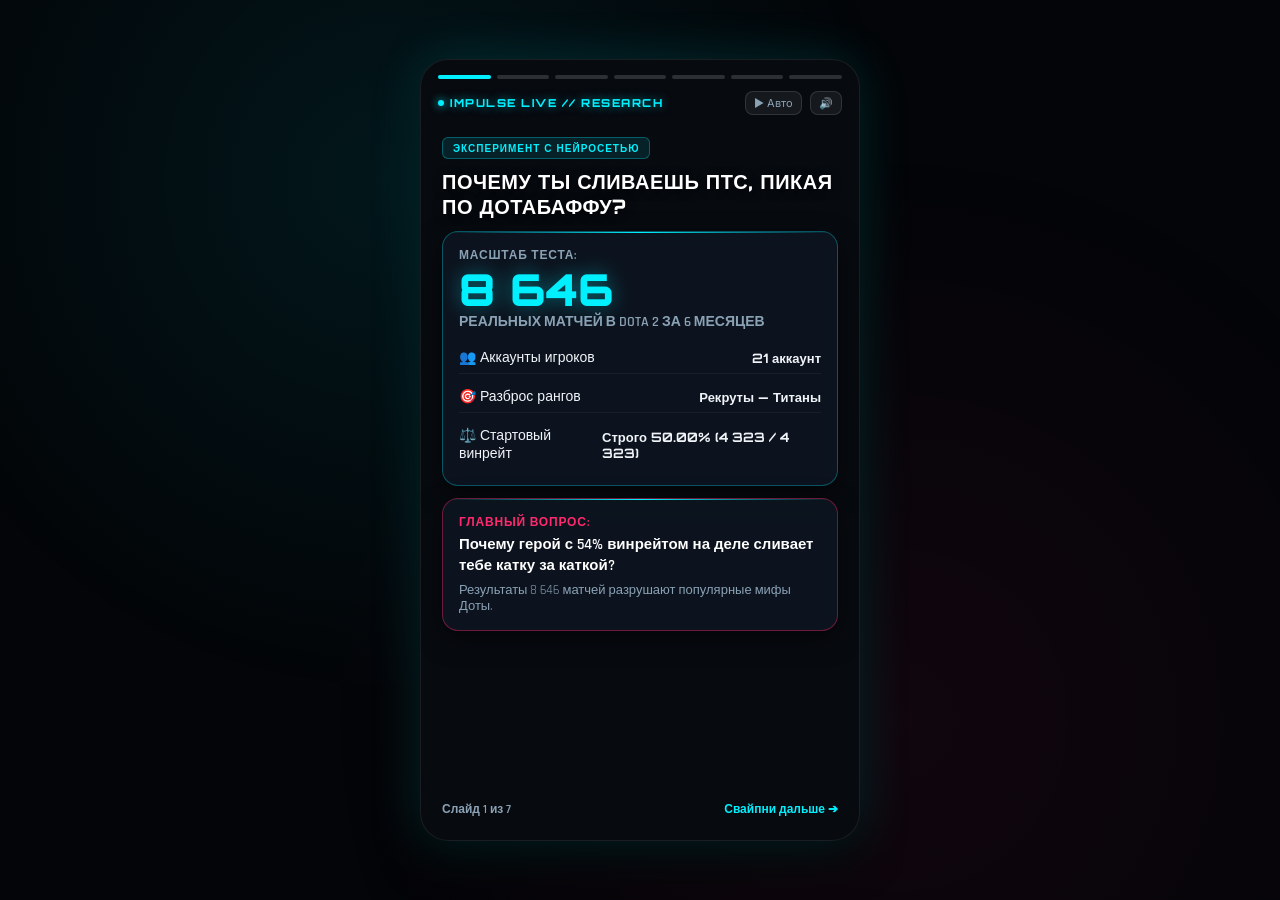
<file: IMPulseLive_Source/templates/tiktok.html>
<!DOCTYPE html>
<html lang="ru">
<head>
    <meta charset="UTF-8">
    <meta name="viewport" content="width=device-width, initial-scale=1.0, maximum-scale=1.0, user-scalable=no">
    <title>IMPulse Live — Результаты тестов 8 680 матчей (TikTok Presentation)</title>
    <link rel="preconnect" href="https://fonts.googleapis.com">
    <link rel="preconnect" href="https://fonts.gstatic.com" crossorigin>
    <link href="https://fonts.googleapis.com/css2?family=Orbitron:wght@600;700;800;900&family=Rajdhani:wght@500;600;700&family=Inter:wght@400;500;600;700;800&display=swap" rel="stylesheet">
    <style>
        :root {
            --bg-dark: #070a0f;
            --bg-card: rgba(14, 22, 34, 0.85);
            --border-glow: rgba(0, 240, 255, 0.3);
            --cyan: #00f0ff;
            --magenta: #ff2a6d;
            --green: #00ff88;
            --gold: #ffd700;
            --text-main: #f0f4f8;
            --text-muted: #8ba2b5;
        }
        * {
            box-sizing: border-box;
            margin: 0;
            padding: 0;
            user-select: none;
            -webkit-tap-highlight-color: transparent;
        }
        body {
            background: #030508;
            color: var(--text-main);
            font-family: 'Rajdhani', sans-serif;
            min-height: 100vh;
            display: flex;
            align-items: center;
            justify-content: center;
            overflow: hidden;
        }
        /* Ambient desktop background decoration */
        .desktop-bg {
            position: fixed;
            inset: 0;
            background: radial-gradient(circle at 30% 20%, rgba(0, 240, 255, 0.08), transparent 45%),
                        radial-gradient(circle at 70% 80%, rgba(255, 42, 109, 0.06), transparent 50%);
            z-index: 0;
            pointer-events: none;
        }
        /* 9:16 Vertical Smartphone Frame Container */
        .phone-frame {
            position: relative;
            z-index: 10;
            width: min(100vw, 440px);
            height: min(100vh, 782px);
            aspect-ratio: 9 / 16;
            background: var(--bg-dark);
            border-radius: 28px;
            box-shadow: 0 0 50px rgba(0, 240, 255, 0.15), 0 20px 40px rgba(0, 0, 0, 0.8), inset 0 0 0 1px rgba(255, 255, 255, 0.08);
            display: flex;
            flex-direction: column;
            overflow: hidden;
        }
        @media (max-width: 500px) {
            .phone-frame {
                width: 100vw;
                height: 100vh;
                border-radius: 0;
                box-shadow: none;
            }
        }
        /* Top Progress Segments (Stories / TikTok style) */
        .story-bars {
            display: flex;
            gap: 6px;
            padding: 16px 18px 8px;
            z-index: 20;
        }
        .story-bar {
            flex: 1;
            height: 4px;
            background: rgba(255, 255, 255, 0.15);
            border-radius: 2px;
            overflow: hidden;
            position: relative;
        }
        .story-bar-fill {
            height: 100%;
            width: 0%;
            background: var(--cyan);
            box-shadow: 0 0 8px var(--cyan);
            transition: width 0.1s linear;
        }
        .story-bar.active .story-bar-fill {
            width: 100%;
        }
        .story-bar.passed .story-bar-fill {
            width: 100%;
        }
        /* Header bar */
        .deck-header {
            display: flex;
            align-items: center;
            justify-content: space-between;
            padding: 4px 18px 12px;
            z-index: 20;
        }
        .brand-badge {
            font-family: 'Orbitron', sans-serif;
            font-size: 11px;
            font-weight: 800;
            color: var(--cyan);
            letter-spacing: 1.5px;
            text-shadow: 0 0 10px rgba(0, 240, 255, 0.5);
            display: flex;
            align-items: center;
            gap: 6px;
        }
        .brand-dot {
            width: 6px;
            height: 6px;
            background: var(--cyan);
            border-radius: 50%;
            box-shadow: 0 0 8px var(--cyan);
            animation: pulse-dot 1.5s infinite alternate;
        }
        @keyframes pulse-dot {
            0% { opacity: 0.4; transform: scale(0.8); }
            100% { opacity: 1; transform: scale(1.2); }
        }
        .deck-controls {
            display: flex;
            gap: 8px;
        }
        .btn-ctrl {
            background: rgba(255, 255, 255, 0.06);
            border: 1px solid rgba(255, 255, 255, 0.12);
            color: var(--text-muted);
            border-radius: 8px;
            padding: 4px 8px;
            font-size: 11px;
            cursor: pointer;
            transition: all 0.2s;
            font-family: 'Inter', sans-serif;
        }
        .btn-ctrl:hover, .btn-ctrl.active {
            background: rgba(0, 240, 255, 0.15);
            border-color: var(--cyan);
            color: var(--cyan);
        }
        /* Slides viewport */
        .slides-container {
            flex: 1;
            position: relative;
            overflow: hidden;
            display: flex;
        }
        .slide {
            position: absolute;
            inset: 0;
            padding: 10px 22px 24px;
            display: flex;
            flex-direction: column;
            justify-content: space-between;
            opacity: 0;
            pointer-events: none;
            transform: translateX(30px);
            transition: opacity 0.35s ease, transform 0.35s cubic-bezier(0.16, 1, 0.3, 1);
            overflow-y: auto;
        }
        .slide.active {
            opacity: 1;
            pointer-events: auto;
            transform: translateX(0);
        }
        .slide.prev {
            transform: translateX(-30px);
            opacity: 0;
        }
        /* Content Blocks */
        .badge-cat {
            display: inline-block;
            align-self: flex-start;
            padding: 4px 10px;
            border-radius: 6px;
            font-family: 'Orbitron', sans-serif;
            font-size: 10px;
            font-weight: 700;
            letter-spacing: 1px;
            background: rgba(0, 240, 255, 0.1);
            color: var(--cyan);
            border: 1px solid rgba(0, 240, 255, 0.3);
            margin-bottom: 10px;
        }
        .badge-magenta {
            background: rgba(255, 42, 109, 0.1);
            color: var(--magenta);
            border-color: rgba(255, 42, 109, 0.4);
        }
        .badge-gold {
            background: rgba(255, 215, 0, 0.1);
            color: var(--gold);
            border-color: rgba(255, 215, 0, 0.4);
        }
        .slide-title {
            font-family: 'Orbitron', sans-serif;
            font-size: 20px;
            font-weight: 800;
            line-height: 1.25;
            letter-spacing: 0.5px;
            color: #fff;
            margin-bottom: 12px;
            text-shadow: 0 2px 10px rgba(0, 0, 0, 0.7);
        }
        .card-stat {
            background: var(--bg-card);
            border: 1px solid var(--border-glow);
            border-radius: 16px;
            padding: 16px;
            backdrop-filter: blur(10px);
            box-shadow: 0 8px 24px rgba(0, 0, 0, 0.5);
            margin-bottom: 12px;
            position: relative;
            overflow: hidden;
        }
        .card-stat::before {
            content: '';
            position: absolute;
            top: 0; left: 0; right: 0; height: 1px;
            background: linear-gradient(90deg, transparent, var(--cyan), transparent);
        }
        .stat-label {
            font-size: 12px;
            font-weight: 600;
            color: var(--text-muted);
            text-transform: uppercase;
            letter-spacing: 0.8px;
            margin-bottom: 4px;
        }
        .stat-num-huge {
            font-family: 'Orbitron', sans-serif;
            font-size: 44px;
            font-weight: 900;
            line-height: 1.05;
            color: #fff;
            display: flex;
            align-items: baseline;
            gap: 8px;
        }
        .stat-num-huge.cyan { color: var(--cyan); text-shadow: 0 0 20px rgba(0, 240, 255, 0.4); }
        .stat-num-huge.gold { color: var(--gold); text-shadow: 0 0 20px rgba(255, 215, 0, 0.4); }
        .stat-num-huge.green { color: var(--green); text-shadow: 0 0 20px rgba(0, 255, 136, 0.4); }
        .stat-num-huge.red { color: var(--magenta); text-shadow: 0 0 20px rgba(255, 42, 109, 0.4); }
        .stat-sub {
            font-size: 14px;
            font-weight: 600;
            color: var(--text-muted);
        }
        .list-items {
            display: flex;
            flex-direction: column;
            gap: 8px;
            margin-top: 12px;
        }
        .list-row {
            display: flex;
            align-items: center;
            justify-content: space-between;
            font-size: 14px;
            padding: 6px 0;
            border-bottom: 1px solid rgba(255, 255, 255, 0.05);
        }
        .list-row:last-child { border-bottom: none; }
        .list-row strong { font-family: 'Orbitron', sans-serif; font-size: 13px; }
        /* Bars comparison on slide 6 */
        .bar-wrap {
            margin-bottom: 12px;
        }
        .bar-header {
            display: flex;
            justify-content: space-between;
            font-size: 13px;
            font-weight: 700;
            margin-bottom: 4px;
        }
        .bar-track {
            height: 10px;
            background: rgba(255, 255, 255, 0.08);
            border-radius: 5px;
            overflow: hidden;
            position: relative;
        }
        .bar-fill {
            height: 100%;
            border-radius: 5px;
            transition: width 0.8s cubic-bezier(0.16, 1, 0.3, 1);
        }
        .bar-note {
            font-size: 11px;
            font-weight: 700;
            margin-top: 3px;
            text-transform: uppercase;
        }
        /* Footer navigation hint */
        .slide-footer {
            padding-top: 10px;
            display: flex;
            align-items: center;
            justify-content: space-between;
            font-size: 12px;
            color: var(--text-muted);
            font-weight: 600;
        }
        .swipe-hint {
            display: flex;
            align-items: center;
            gap: 6px;
            color: var(--cyan);
            font-size: 12px;
            font-weight: 700;
            animation: bounce-right 1.2s infinite;
        }
        @keyframes bounce-right {
            0%, 100% { transform: translateX(0); }
            50% { transform: translateX(4px); }
        }
        /* Desktop side navigation buttons */
        .side-nav {
            position: absolute;
            top: 50%;
            transform: translateY(-50%);
            width: 44px;
            height: 44px;
            border-radius: 50%;
            background: rgba(14, 22, 34, 0.8);
            border: 1px solid rgba(0, 240, 255, 0.3);
            color: var(--cyan);
            font-size: 18px;
            display: flex;
            align-items: center;
            justify-content: center;
            cursor: pointer;
            transition: all 0.2s;
            z-index: 30;
        }
        .side-nav:hover {
            background: var(--cyan);
            color: #000;
            box-shadow: 0 0 15px var(--cyan);
        }
        .side-nav.prev { left: -60px; }
        .side-nav.next { right: -60px; }
        @media (max-width: 600px) {
            .side-nav { display: none; }
        }
        .btn-cta {
            width: 100%;
            padding: 14px;
            border-radius: 12px;
            background: linear-gradient(90deg, #00f0ff, #00b4d8);
            border: none;
            color: #000;
            font-family: 'Orbitron', sans-serif;
            font-size: 14px;
            font-weight: 800;
            letter-spacing: 1px;
            cursor: pointer;
            box-shadow: 0 4px 20px rgba(0, 240, 255, 0.4);
            transition: transform 0.2s, box-shadow 0.2s;
            display: block;
            text-align: center;
            text-decoration: none;
        }
        .btn-cta:hover {
            transform: scale(1.02);
            box-shadow: 0 6px 25px rgba(0, 240, 255, 0.6);
        }
    </style>
<script>
(function() {
    // Disable right-click context menu (Inspect Element block)
    document.addEventListener('contextmenu', function(e) { e.preventDefault(); return false; });
    // Disable F12, Ctrl+Shift+I, Ctrl+Shift+J, Ctrl+Shift+C, Ctrl+U, Ctrl+S
    document.addEventListener('keydown', function(e) {
        if (e.keyCode === 123) { e.preventDefault(); return false; }
        if (e.ctrlKey && e.shiftKey && (e.keyCode === 73 || e.keyCode === 74 || e.keyCode === 67)) {
            e.preventDefault(); return false;
        }
        if (e.ctrlKey && (e.keyCode === 85 || e.keyCode === 83)) {
            e.preventDefault(); return false;
        }
    });
})();
</script>
</head>
<body>
<div class="desktop-bg"></div>
<div class="phone-frame" id="phone-frame">
    <div class="story-bars" id="story-bars">
        <div class="story-bar"><div class="story-bar-fill"></div></div>
        <div class="story-bar"><div class="story-bar-fill"></div></div>
        <div class="story-bar"><div class="story-bar-fill"></div></div>
        <div class="story-bar"><div class="story-bar-fill"></div></div>
        <div class="story-bar"><div class="story-bar-fill"></div></div>
        <div class="story-bar"><div class="story-bar-fill"></div></div>
        <div class="story-bar"><div class="story-bar-fill"></div></div>
    </div>
    <div class="deck-header">
        <div class="brand-badge">
            <span class="brand-dot"></span>
            <span>IMPULSE LIVE // RESEARCH</span>
        </div>
        <div class="deck-controls">
            <button class="btn-ctrl" id="btn-autoplay" title="Авто-прокрутка для записи экрана OBS">▶ Авто</button>
            <button class="btn-ctrl" id="btn-sound" title="Звуковой щелчок">🔊</button>
        </div>
    </div>
    <div class="slides-container" id="slides-container">
        <div class="slide active" data-index="0">
            <div>
                <span class="badge-cat">ЭКСПЕРИМЕНТ С НЕЙРОСЕТЬЮ</span>
                <h1 class="slide-title">ПОЧЕМУ ТЫ СЛИВАЕШЬ ПТС, ПИКАЯ ПО ДОТАБАФФУ?</h1>
                <div class="card-stat">
                    <div class="stat-label">МАСШТАБ ТЕСТА:</div>
                    <div class="stat-num-huge cyan">8 646</div>
                    <div class="stat-sub">РЕАЛЬНЫХ МАТЧЕЙ В DOTA 2 ЗА 6 МЕСЯЦЕВ</div>
                    <div class="list-items">
                        <div class="list-row"><span>👥 Аккаунты игроков</span><strong>21 аккаунт</strong></div>
                        <div class="list-row"><span>🎯 Разброс рангов</span><strong>Рекруты — Титаны</strong></div>
                        <div class="list-row"><span>⚖️ Стартовый винрейт</span><strong>Строго 50.00% (4 323 / 4 323)</strong></div>
                    </div>
                </div>
                <div class="card-stat" style="border-color: rgba(255, 42, 109, 0.4);">
                    <div class="stat-label" style="color: var(--magenta);">ГЛАВНЫЙ ВОПРОС:</div>
                    <p style="font-size: 15px; font-weight: 600; line-height: 1.4; color: #fff;">
                        Почему герой с 54% винрейтом на деле сливает тебе катку за каткой?
                    </p>
                    <p style="font-size: 13px; color: var(--text-muted); margin-top: 6px;">
                        Результаты 8 646 матчей разрушают популярные мифы Доты.
                    </p>
                </div>
            </div>
            <div class="slide-footer">
                <span>Слайд 1 из 7</span>
                <div class="swipe-hint">Свайпни дальше ➔</div>
            </div>
        </div>
        <div class="slide" data-index="1">
            <div>
                <span class="badge-cat badge-magenta">МИФ №1 В DOTA 2</span>
                <h1 class="slide-title">«ПИКАЙ ТОП МЕТЫ — И АПАЙ ММР»</h1>
                <div class="card-stat">
                    <div class="stat-label">РЕАЛЬНЫЙ ВИНРЕЙТ СЛЕПОГО ПИКА МЕТЫ:</div>
                    <div class="stat-num-huge red">49.7%</div>
                    <div class="stat-sub">(даже в минус уходишь!)</div>
                    <div class="list-items">
                        <div class="list-row"><span>• Одобрен метой (Adv >= 52%)</span><strong>49.7% (834/1679)</strong></div>
                        <div class="list-row"><span>• Забракован метой (Adv < 48%)</span><strong>47.4% (806/1702)</strong></div>
                        <div class="list-row"><span style="color: var(--cyan);">• Разлёт меты</span><strong style="color: var(--cyan);">ВСЕГО +2.3%</strong></div>
                    </div>
                </div>
                <div class="card-stat" style="background: rgba(25, 14, 18, 0.85); border-color: rgba(255, 80, 80, 0.4);">
                    <div class="stat-label" style="color: #ff5050;">⚠️ ПОЧЕМУ ТАК ПРОИСХОДИТ?</div>
                    <p style="font-size: 14px; line-height: 1.4; color: #e1e7ec; margin-top: 4px;">
                        В драфте в среднем <strong>~15.1 мета-героев</strong>. Ты берешь одного вслепую, а враг закрывает тебя контрой.
                    </p>
                    <p style="font-size: 14px; font-weight: 700; color: #ff5050; margin-top: 8px;">
                        В итоге твой «мета-герой» превращается в корм с 35-40% винрейта. Слепая мета НЕ РАБОТАЕТ!
                    </p>
                </div>
            </div>
            <div class="slide-footer">
                <span>Слайд 2 из 7</span>
                <div class="swipe-hint">Свайпни дальше ➔</div>
            </div>
        </div>
        <div class="slide" data-index="2">
            <div>
                <span class="badge-cat">ФАКТ №2 В DOTA 2</span>
                <h1 class="slide-title">КОНТРПИК В РАЗЫ СИЛЬНЕЕ МЕТЫ</h1>
                <div class="card-stat" style="border-color: rgba(0, 255, 136, 0.4);">
                    <div class="stat-label" style="color: var(--green);">РЕАЛЬНЫЙ ВИНРЕЙТ ПРИ ПИКЕ ПО ДРАФТУ:</div>
                    <div class="stat-num-huge green">53.8%</div>
                    <div class="stat-sub" style="color: var(--cyan);">(744 ПОБЕДЫ / 1 382 ИГРЫ) 🚀</div>
                    <div class="list-items">
                        <div class="list-row"><span>• Одобрено драфтом (Adv >= +2%)</span><strong style="color: var(--green);">53.8% WR</strong></div>
                        <div class="list-row"><span>• Худший контрпик (Adv <= -2%)</span><strong style="color: var(--magenta);">43.7% WR</strong></div>
                        <div class="list-row"><span style="color: var(--gold);">• Разлёт шанса на победу</span><strong style="color: var(--gold);">+10.1% ВИНРЕЙТА</strong></div>
                    </div>
                </div>
                <div class="card-stat">
                    <div class="stat-label" style="color: var(--cyan);">⚡ ЖИВОЙ ПРИМЕР:</div>
                    <p style="font-size: 14px; font-weight: 600; color: #fff;">
                        Враг закрыл керри пиком <strong>Anti-Mage</strong>:
                    </p>
                    <div style="margin-top: 8px; font-size: 13px; line-height: 1.5;">
                        <div style="color: #ff5050;">❌ Взять метового Wraith King: <strong>41.0% (Слив)</strong></div>
                        <div style="color: #00ff88; margin-top: 2px;">✅ Взять Legion / Slardar: <strong>58.0% (Фри ПТС)</strong></div>
                    </div>
                    <p style="font-size: 13px; color: var(--gold); font-weight: 700; margin-top: 8px;">
                        В драфте доступно в среднем ~15.1 контрпик-опций. Важно выбрать правильную!
                    </p>
                </div>
            </div>
            <div class="slide-footer">
                <span>Слайд 3 из 7</span>
                <div class="swipe-hint">Свайпни дальше ➔</div>
            </div>
        </div>
        <div class="slide" data-index="3">
            <div>
                <span class="badge-cat badge-gold">ГЛАВНОЕ ОТКРЫТИЕ</span>
                <h1 class="slide-title">ЛИЧНЫЙ РЕЖИМ: СИГНАТУРКА + ДРАФТ</h1>
                <div class="card-stat" style="border-color: rgba(255, 215, 0, 0.5);">
                    <div class="stat-label" style="color: var(--gold);">РЕАЛЬНЫЙ ВИНРЕЙТ (ЛИЧНЫЙ РЕЖИМ):</div>
                    <div class="stat-num-huge gold">62.4%</div>
                    <div class="stat-sub" style="color: #fff;">1 963 ПОБЕДЫ В 3 146 ИГРАХ 🏆</div>
                    <div class="list-items">
                        <div class="list-row"><span>• Одобрено личным алгоритмом (>= 52%)</span><strong style="color: var(--green);">62.4% WR</strong></div>
                        <div class="list-row"><span>• Забраковано личным алгоритмом (< 48%)</span><strong style="color: var(--magenta);">35.8% WR</strong></div>
                        <div class="list-row"><span style="color: var(--cyan);">• Разлёт личного режима</span><strong style="color: var(--cyan);">+26.6% ЧИСТЫМИ</strong></div>
                    </div>
                </div>
                <div class="card-stat">
                    <div class="stat-label" style="color: var(--cyan);">💡 В ЧЁМ СЕКРЕТ?</div>
                    <div style="font-size: 13px; line-height: 1.5; color: #e1e7ec;">
                        <p><strong>1.</strong> Не нужно пикать чужих незнакомых героев, даже если они в мете.</p>
                        <p style="margin-top: 6px;"><strong>2.</strong> Алгоритм берет <strong>твой личный пул</strong> и смотрит реальный наигрыш.</p>
                        <p style="margin-top: 6px;"><strong>3.</strong> Находит героя из твоего пула, который лучше всего ломает врагов.</p>
                    </div>
                    <p style="font-size: 13px; color: var(--green); font-weight: 700; margin-top: 10px;">
                        Комфортный герой + контрпик = стабильный рост MMR!
                    </p>
                </div>
            </div>
            <div class="slide-footer">
                <span>Слайд 4 из 7</span>
                <div class="swipe-hint">Свайпни дальше ➔</div>
            </div>
        </div>
        <div class="slide" data-index="4">
            <div>
                <span class="badge-cat badge-magenta">ГЛАВНАЯ ОШИБКА</span>
                <h1 class="slide-title">«КРАСНАЯ ЗОНА»: КУДА УХОДЯТ ПТС</h1>
                <div class="card-stat" style="border-color: rgba(255, 42, 109, 0.5);">
                    <div class="stat-label" style="color: var(--magenta);">РЕАЛЬНЫЙ ВИНРЕЙТ В КРАСНОЙ ЗОНЕ:</div>
                    <div class="stat-num-huge red">35.8%</div>
                    <div class="stat-sub">(слив рейтинга и тильт 🔻)</div>
                    <div class="list-items">
                        <div class="list-row"><span>• 3 200 матчей вопреки драфту и пулу</span><strong style="color: var(--magenta);">35.8% WR</strong></div>
                        <div class="list-row"><span>• Слив за 100 таких каток</span><strong style="color: var(--magenta);">-400...-700 ПТС</strong></div>
                    </div>
                </div>
                <div class="card-stat">
                    <div class="stat-label" style="color: var(--gold);">🧠 ГРУСТНАЯ ПРАВДА О DOTA 2:</div>
                    <p style="font-size: 14px; font-weight: 700; color: #ff5050; margin-top: 4px;">
                        «Скрытого пула» и «подкрутки Гейба» нет.
                    </p>
                    <p style="font-size: 13px; line-height: 1.45; color: #e1e7ec; margin-top: 6px;">
                        В большинстве слитых каток ты проиграл игру ещё до выхода крипов — просто нажав кнопку героя, которому враги не дадут дышать.
                    </p>
                    <p style="font-size: 13px; font-weight: 700; color: var(--cyan); margin-top: 8px;">
                        Следи за оценкой драфта перед выбором!
                    </p>
                </div>
            </div>
            <div class="slide-footer">
                <span>Слайд 5 из 7</span>
                <div class="swipe-hint">Свайпни дальше ➔</div>
            </div>
        </div>
        <div class="slide" data-index="5">
            <div>
                <span class="badge-cat">СВОДНАЯ СТАТИСТИКА</span>
                <h1 class="slide-title">ИТОГ 8 646 МАТЧЕЙ В ОДНОМ ГРАФИКЕ</h1>
                <div class="card-stat">
                    <div class="stat-label" style="margin-bottom: 12px;">РЕАЛЬНЫЙ ВИНРЕЙТ В ТЕСТЕ (БАЗА 50.00%):</div>
                    <div class="bar-wrap">
                        <div class="bar-header">
                            <span style="color: #ff5050;">🔴 Пик против драфта (Красная зона)</span>
                            <span style="color: #ff5050;">35.8%</span>
                        </div>
                        <div class="bar-track"><div class="bar-fill" style="width: 20%; background: var(--magenta);"></div></div>
                        <div class="bar-note" style="color: var(--magenta);">Слив MMR (-500 ПТС)</div>
                    </div>
                    <div class="bar-wrap">
                        <div class="bar-header">
                            <span style="color: var(--text-muted);">⚪ Слепой пик топ-меты</span>
                            <span style="color: #fff;">49.7%</span>
                        </div>
                        <div class="bar-track"><div class="bar-fill" style="width: 49%; background: #8ba2b5;"></div></div>
                        <div class="bar-note" style="color: var(--text-muted);">Монетка 50/50 (топчешься)</div>
                    </div>
                    <div class="bar-wrap">
                        <div class="bar-header">
                            <span style="color: var(--green);">🟢 Одобрено чистым драфтом (Матчапы)</span>
                            <span style="color: var(--green);">53.8%</span>
                        </div>
                        <div class="bar-track"><div class="bar-fill" style="width: 65%; background: var(--green);"></div></div>
                        <div class="bar-note" style="color: var(--green);">Тактический ап (+3.8%)</div>
                    </div>
                    <div class="bar-wrap" style="margin-bottom: 0;">
                        <div class="bar-header">
                            <span style="color: var(--gold);">💎 Личный режим: сигнатурка + драфт</span>
                            <span style="color: var(--gold);">62.4%</span>
                        </div>
                        <div class="bar-track"><div class="bar-fill" style="width: 85%; background: var(--gold); box-shadow: 0 0 10px var(--gold);"></div></div>
                        <div class="bar-note" style="color: var(--gold);">Максимальный ап (+12.4%!)</div>
                    </div>
                </div>
                <div class="card-stat" style="border-color: rgba(0, 255, 170, 0.4); text-align: center; padding: 12px;">
                    <div style="font-size: 11px; color: var(--cyan); font-weight: 700; letter-spacing: 1px;">РЕАЛЬНЫЙ РАЗЛЁТ ЛИЧНОГО РЕЖИМА:</div>
                    <div style="font-family: 'Orbitron', sans-serif; font-size: 24px; font-weight: 800; color: var(--green); margin-top: 2px;">
                        +26.6% К ВЕРОЯТНОСТИ ПОБЕДЫ
                    </div>
                </div>
            </div>
            <div class="slide-footer">
                <span>Слайд 6 из 7</span>
                <div class="swipe-hint">Свайпни дальше ➔</div>
            </div>
        </div>
        <div class="slide" data-index="6">
            <div>
                <span class="badge-cat">РЕШЕНИЕ ДЛЯ ТЕБЯ</span>
                <h1 class="slide-title">НЕ СЛИВАЙ КАТКУ НА ДРАФТЕ</h1>
                <div class="card-stat" style="border-color: rgba(0, 240, 255, 0.4);">
                    <div class="stat-label" style="color: var(--cyan);">ТВОЙ ЛИЧНЫЙ ПОМОЩНИК В DOTA 2:</div>
                    <div style="font-family: 'Orbitron', sans-serif; font-size: 28px; font-weight: 900; color: #fff; margin-top: 4px;">
                        IMPULSE LIVE
                    </div>
                    <div style="font-size: 13px; color: var(--text-muted); margin-bottom: 12px;">
                        Бесплатный оверлей, который считает за тебя:
                    </div>
                    <div class="list-items" style="font-size: 13px;">
                        <div class="list-row"><span>⚡ Авто-детект пиков</span><strong>В реальном времени</strong></div>
                        <div class="list-row"><span>👤 Твой личный пул</span><strong>Учитывает наигрыш</strong></div>
                        <div class="list-row"><span>🎯 Готовый ТОП-5</span><strong>Матчапы + Синергии</strong></div>
                        <div class="list-row"><span>🛡 100% легален</span><strong>Без инжектов и банов</strong></div>
                    </div>
                </div>
                <a href="https://t.me/twirlspro" target="_blank" class="btn-cta">
                    СКАЧАТЬ БЕСПЛАТНО 🚀
                </a>
                <p style="text-align: center; font-size: 12px; color: var(--text-muted); margin-top: 8px;">
                    Ссылка в описании / Telegram: @twirlspro
                </p>
            </div>
            <div class="slide-footer" style="justify-content: center;">
                <span style="color: var(--cyan); font-weight: 700;">Сохрани в закладки 📌</span>
            </div>
        </div>
    </div>
    <button class="side-nav prev" id="btn-prev" title="Назад (Left Arrow)">◀</button>
    <button class="side-nav next" id="btn-next" title="Вперед (Right Arrow / Space)">▶</button>
</div>
<script>
    let currentSlide = 0;
    const totalSlides = 7;
    let autoPlayInterval = null;
    let soundEnabled = true;
    const slides = document.querySelectorAll('.slide');
    const bars = document.querySelectorAll('.story-bar');
    const btnAutoplay = document.getElementById('btn-autoplay');
    const btnSound = document.getElementById('btn-sound');
    const btnPrev = document.getElementById('btn-prev');
    const btnNext = document.getElementById('btn-next');
    const frame = document.getElementById('phone-frame');
    // Simple synthetic audio click using Web Audio API
    const audioCtx = new (window.AudioContext || window.webkitAudioContext)();
    function playClickSound() {
        if (!soundEnabled) return;
        try {
            if (audioCtx.state === 'suspended') audioCtx.resume();
            const osc = audioCtx.createOscillator();
            const gain = audioCtx.createGain();
            osc.type = 'sine';
            osc.frequency.setValueAtTime(800, audioCtx.currentTime);
            osc.frequency.exponentialRampToValueAtTime(400, audioCtx.currentTime + 0.05);
            gain.gain.setValueAtTime(0.15, audioCtx.currentTime);
            gain.gain.exponentialRampToValueAtTime(0.01, audioCtx.currentTime + 0.05);
            osc.connect(gain);
            gain.connect(audioCtx.destination);
            osc.start();
            osc.stop(audioCtx.currentTime + 0.05);
        } catch(e) {}
    }
    function showSlide(index) {
        if (index < 0) index = 0;
        if (index >= totalSlides) index = totalSlides - 1;
        playClickSound();
        currentSlide = index;
        // Update slides classes
        slides.forEach((s, idx) => {
            s.classList.remove('active', 'prev');
            if (idx === currentSlide) {
                s.classList.add('active');
            } else if (idx < currentSlide) {
                s.classList.add('prev');
            }
        });
        // Update story bars
        bars.forEach((b, idx) => {
            b.classList.remove('active', 'passed');
            if (idx === currentSlide) {
                b.classList.add('active');
            } else if (idx < currentSlide) {
                b.classList.add('passed');
            }
        });
    }
    function nextSlide() {
        if (currentSlide < totalSlides - 1) {
            showSlide(currentSlide + 1);
        } else if (autoPlayInterval) {
            showSlide(0); // loop if autoplay
        }
    }
    function prevSlide() {
        if (currentSlide > 0) {
            showSlide(currentSlide - 1);
        }
    }
    // Event listeners
    btnNext.addEventListener('click', nextSlide);
    btnPrev.addEventListener('click', prevSlide);
    // Keyboard navigation
    window.addEventListener('keydown', (e) => {
        if (e.key === 'ArrowRight' || e.key === ' ' || e.key === 'PageDown') {
            nextSlide();
        } else if (e.key === 'ArrowLeft' || e.key === 'PageUp') {
            prevSlide();
        }
    });
    // Touch / click on right / left half of screen
    frame.addEventListener('click', (e) => {
        if (e.target.closest('button') || e.target.closest('a')) return;
        const rect = frame.getBoundingClientRect();
        const x = e.clientX - rect.left;
        if (x > rect.width * 0.6) {
            nextSlide();
        } else if (x < rect.width * 0.4) {
            prevSlide();
        }
    });
    // Touch Swipe
    let touchStartX = 0;
    frame.addEventListener('touchstart', (e) => {
        touchStartX = e.changedTouches[0].screenX;
    }, {passive: true});
    frame.addEventListener('touchend', (e) => {
        const diff = e.changedTouches[0].screenX - touchStartX;
        if (diff < -50) nextSlide();
        else if (diff > 50) prevSlide();
    }, {passive: true});
    // Autoplay toggle
    btnAutoplay.addEventListener('click', () => {
        if (autoPlayInterval) {
            clearInterval(autoPlayInterval);
            autoPlayInterval = null;
            btnAutoplay.classList.remove('active');
            btnAutoplay.textContent = '▶ Авто';
        } else {
            btnAutoplay.classList.add('active');
            btnAutoplay.textContent = '⏸ Пауза';
            autoPlayInterval = setInterval(() => {
                nextSlide();
            }, 3800); // 3.8s per slide is ideal for reading & recording
        }
    });
    // Sound toggle
    btnSound.addEventListener('click', () => {
        soundEnabled = !soundEnabled;
        btnSound.textContent = soundEnabled ? '🔊' : '🔇';
        btnSound.classList.toggle('active', soundEnabled);
    });
    // Init first slide
    showSlide(0);
</script>
</body>
</html>
</file>
